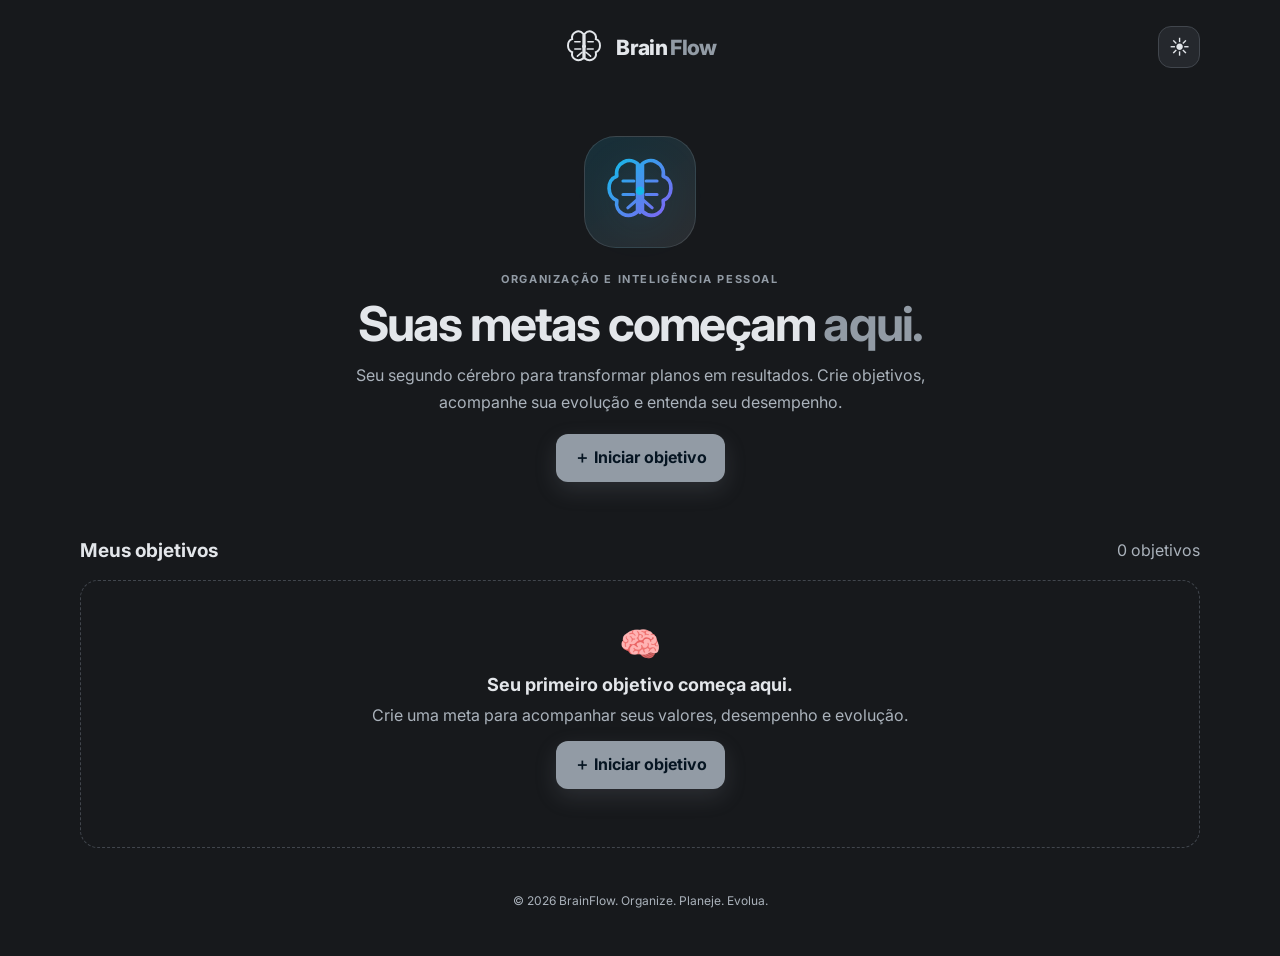
<file: index.html>
<!DOCTYPE html>
<html lang="pt-BR">
 <head>
  <meta charset="utf-8"/>
  <meta content="width=device-width,initial-scale=1" name="viewport"/>
  <meta content="BrainFlow — seu segundo cérebro para organizar objetivos e acompanhar resultados." name="description"/>
  <title>
   BrainFlow | Seu segundo cérebro
  </title>
  <link href="css/app.css" rel="stylesheet"/>
 </head>
 <body>
  <main class="shell home-shell">
   <header class="topbar">
    <a class="brand" href="index.html">
     <svg aria-hidden="true" class="brand-mark" fill="none" viewbox="0 0 64 64">
      <path d="M31 12c-7-8-19-2-17 8-9 3-8 17 0 20-2 10 9 16 17 9V12Z" stroke="currentColor" stroke-width="3">
      </path>
      <path d="M33 12c7-8 19-2 17 8 9 3 8 17 0 20 2 10-9 16-17 9V12Z" stroke="currentColor" stroke-width="3">
      </path>
      <path d="M32 12v38M18 24h8m-8 11h9m19-11h-8m8 11h-9M22 46l7-6m13 6-7-6" stroke="currentColor" stroke-linecap="round" stroke-width="2.5">
      </path>
      <circle cx="32" cy="31" fill="currentColor" r="3">
      </circle>
     </svg>
     <span>
      Brain
      <span>
       Flow
      </span>
     </span>
    </a>
    <div class="top-actions">
     <button aria-label="Alternar tema" class="icon-button" data-theme-toggle="">
     </button>
    </div>
   </header>
   <section class="hero hero-centered">
    <div class="home-illustration">
     <img alt="Símbolo BrainFlow" src="assets/logo/brainflow-mark.svg"/>
    </div>
    <div class="eyebrow">
     Organização e inteligência pessoal
    </div>
    <h1>
     Suas metas começam
     <span style="color:var(--accent)">
      aqui.
     </span>
    </h1>
    <p>
     Seu segundo cérebro para transformar planos em resultados. Crie objetivos, acompanhe sua evolução e entenda seu desempenho.
    </p>
    <a class="button button-primary" href="metas.html">
     ＋ Iniciar objetivo
    </a>
   </section>
   <div class="section-head">
    <h2>
     Meus objetivos
    </h2>
    <span class="muted" id="objective-count">
     0 objetivos
    </span>
   </div>
   <section aria-live="polite" class="grid" id="objectives">
   </section>
   <footer class="footer">
    © 2026 BrainFlow. Organize. Planeje. Evolua.
   </footer>
  </main>
  <script src="js/core.js">
  </script>
  <script src="js/home.js">
  </script>
 </body>
</html>
</file>
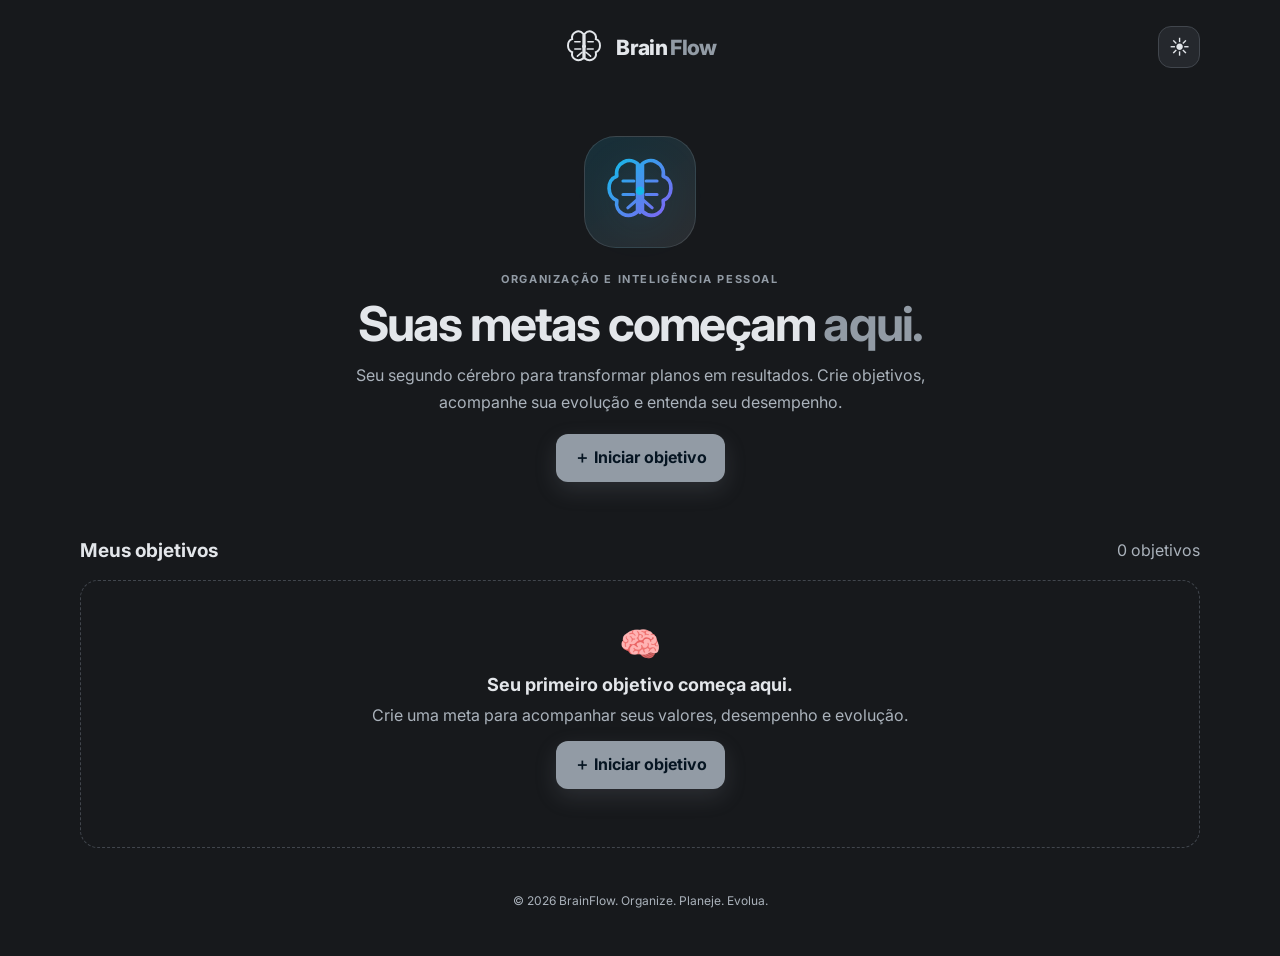
<file: acompanhamento.html>
<!DOCTYPE html>
<html lang="pt-BR">
 <head>
  <meta charset="utf-8"/>
  <meta content="width=device-width,initial-scale=1" name="viewport"/>
  <title>
   BrainFlow | Acompanhamento
  </title>
  <link href="css/app.css" rel="stylesheet"/>
 </head>
 <body>
  <main class="shell">
   <header class="topbar">
    <a class="brand" href="index.html">
     <img alt="" class="brand-mark" src="assets/logo/brainflow-mark.svg"/>
     <span>
      Brain
      <span>
       Flow
      </span>
     </span>
    </a>
    <div class="top-actions">
     <button aria-label="Voltar" class="icon-button back-button" data-back="objetivo.html" data-tooltip="Voltar para o painel do objetivo">
      ←
     </button>
     <button class="icon-button" data-theme-toggle="">
     </button>
    </div>
   </header>
   <div class="eyebrow">
    Acompanhamento
   </div>
   <h1 class="panel-title" id="track-name">
    Seu desempenho
   </h1>
   <p class="muted">
    Acompanhe seu ritmo e mantenha seu objetivo em dia.
   </p>
   <div class="date-strip">
    <div class="date-box">
     <small>
      Início
     </small>
     <strong id="track-start">
      —
     </strong>
    </div>
    <div class="date-box date-today">
     <small>
      Hoje
     </small>
     <strong id="track-today">
      —
     </strong>
     <small id="track-month">
      —
     </small>
    </div>
    <div class="date-box">
     <small>
      Término
     </small>
     <strong id="track-end">
      —
     </strong>
    </div>
   </div>
   <div class="notice hidden" id="period-notice">
   </div>
   <div class="performance neutral" id="performance">
    <h3 id="performance-title">
     Seu ritmo
    </h3>
    <div class="percent" id="performance-percent">
     100%
    </div>
    <p class="muted" id="performance-text">
     Comparação com o planejado até hoje.
    </p>
   </div>
   <div class="stats-grid">
    <div class="stat">
     <small>
      Meta prevista para hoje
     </small>
     <strong id="today-target">
      R$ 0,00
     </strong>
    </div>
    <div class="stat">
     <small>
      Realizado hoje
     </small>
     <strong id="today-total">
      R$ 0,00
     </strong>
    </div>
    <div class="stat">
     <small>
      Saldo restante
     </small>
     <strong id="remaining">
      R$ 0,00
     </strong>
    </div>
    <div class="stat">
     <small>
      Dias ativos restantes
     </small>
     <strong id="days-left">
      0
     </strong>
    </div>
   </div>
   <div class="card">
    <div class="progress-line">
     <span>
      Progresso do objetivo
     </span>
     <strong id="progress-label">
      0%
     </strong>
    </div>
    <div class="progress-track" style="margin:12px 0">
     <span id="progress-fill" style="width:0%">
     </span>
    </div>
    <p class="muted" id="progress-detail">
    </p>
   </div>
   <div class="form-actions">
    <a class="button button-primary" id="register-link">
     Registrar valores
    </a>
    <a class="button button-secondary" id="charts-link">
     Ver gráficos
    </a>
    <a class="button button-secondary" id="edit-link">
     Editar objetivo
    </a>
   </div>
   <footer class="footer">
    Seu desempenho é recalculado a cada registro.
   </footer>
  </main>
  <script src="js/core.js">
  </script>
  <script src="js/acompanhamento.js">
  </script>
 </body>
</html>
</file>
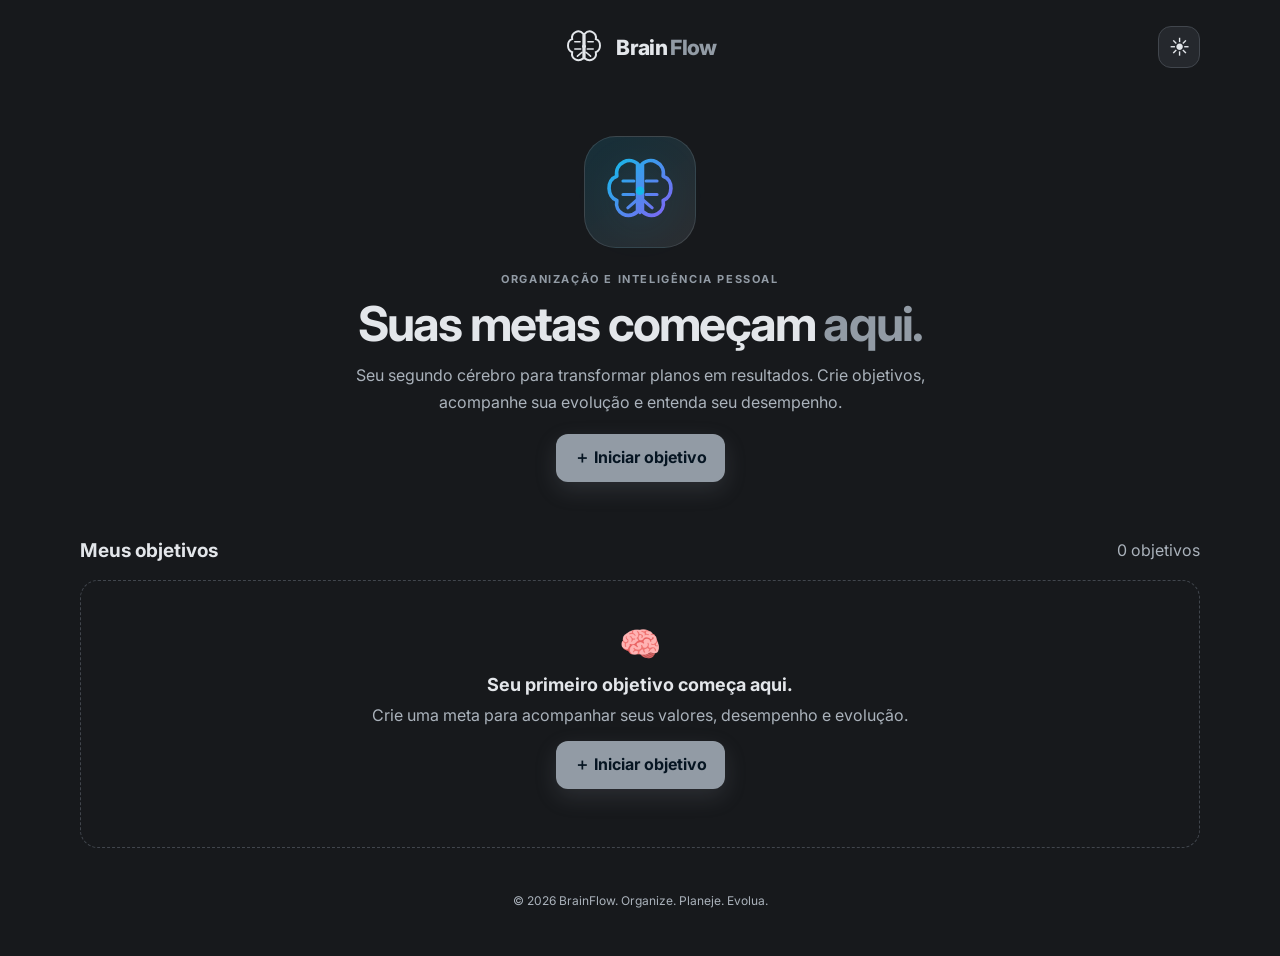
<file: graficos.html>
<!DOCTYPE html>
<html lang="pt-BR">
 <head>
  <meta charset="utf-8"/>
  <meta content="width=device-width,initial-scale=1" name="viewport"/>
  <title>
   BrainFlow | Gráficos
  </title>
  <link href="css/app.css" rel="stylesheet"/>
 </head>
 <body>
  <main class="shell">
   <header class="topbar">
    <a class="brand" href="index.html">
     <img alt="" class="brand-mark" src="assets/logo/brainflow-mark.svg"/>
     <span>
      Brain
      <span>
       Flow
      </span>
     </span>
    </a>
    <div class="top-actions">
     <button aria-label="Voltar" class="icon-button back-button" data-back="objetivo.html" data-tooltip="Voltar para o painel do objetivo">
      ←
     </button>
     <button class="icon-button" data-theme-toggle="">
     </button>
    </div>
   </header>
   <div class="eyebrow">
    Análise de desempenho
   </div>
   <h1 class="panel-title">
    Gráficos
   </h1>
   <p class="muted" id="chart-objective">
    Veja a evolução dos valores registrados.
   </p>
   <div class="stats-grid">
    <div class="stat">
     <small>
      Meta total
     </small>
     <strong id="chart-goal">
      R$ 0,00
     </strong>
    </div>
    <div class="stat">
     <small>
      Acumulado
     </small>
     <strong id="chart-total">
      R$ 0,00
     </strong>
    </div>
    <div class="stat">
     <small>
      Progresso da meta
     </small>
     <strong id="chart-progress">
      0%
     </strong>
    </div>
    <div class="stat">
     <small>
      Saldo restante
     </small>
     <strong id="chart-remaining">
      R$ 0,00
     </strong>
    </div>
   </div>
   <div class="section-head week-heading">
    <div>
     <h2>
      Desempenho semanal
     </h2>
     <span class="muted" id="week-range">
     </span>
    </div>
    <div class="weekly-controls">
     <button aria-label="Semana anterior" class="icon-button" id="week-prev" type="button">
      ‹
     </button>
     <button aria-label="Próxima semana" class="icon-button" id="week-next" type="button">
      ›
     </button>
     <span class="muted" id="week-total">
     </span>
    </div>
   </div>
   <section class="chart-wrap">
    <div class="bars" id="weekly-chart">
    </div>
   </section>
   <div class="section-head">
    <h2>
     Desempenho mensal
    </h2>
    <span class="muted" id="month-total">
    </span>
   </div>
   <section class="chart-wrap">
    <div class="bars" id="monthly-chart">
    </div>
   </section>
   <div class="notice" style="margin-top:18px">
    Os gráficos consideram os registros deste objetivo. Ao editar o valor ou o período, as referências de desempenho são recalculadas automaticamente.
   </div>
   <footer class="footer">
    BrainFlow · Dados atualizados a partir do extrato.
   </footer>
  </main>
  <script src="js/core.js">
  </script>
  <script src="js/graficos.js">
  </script>
 </body>
</html>
</file>
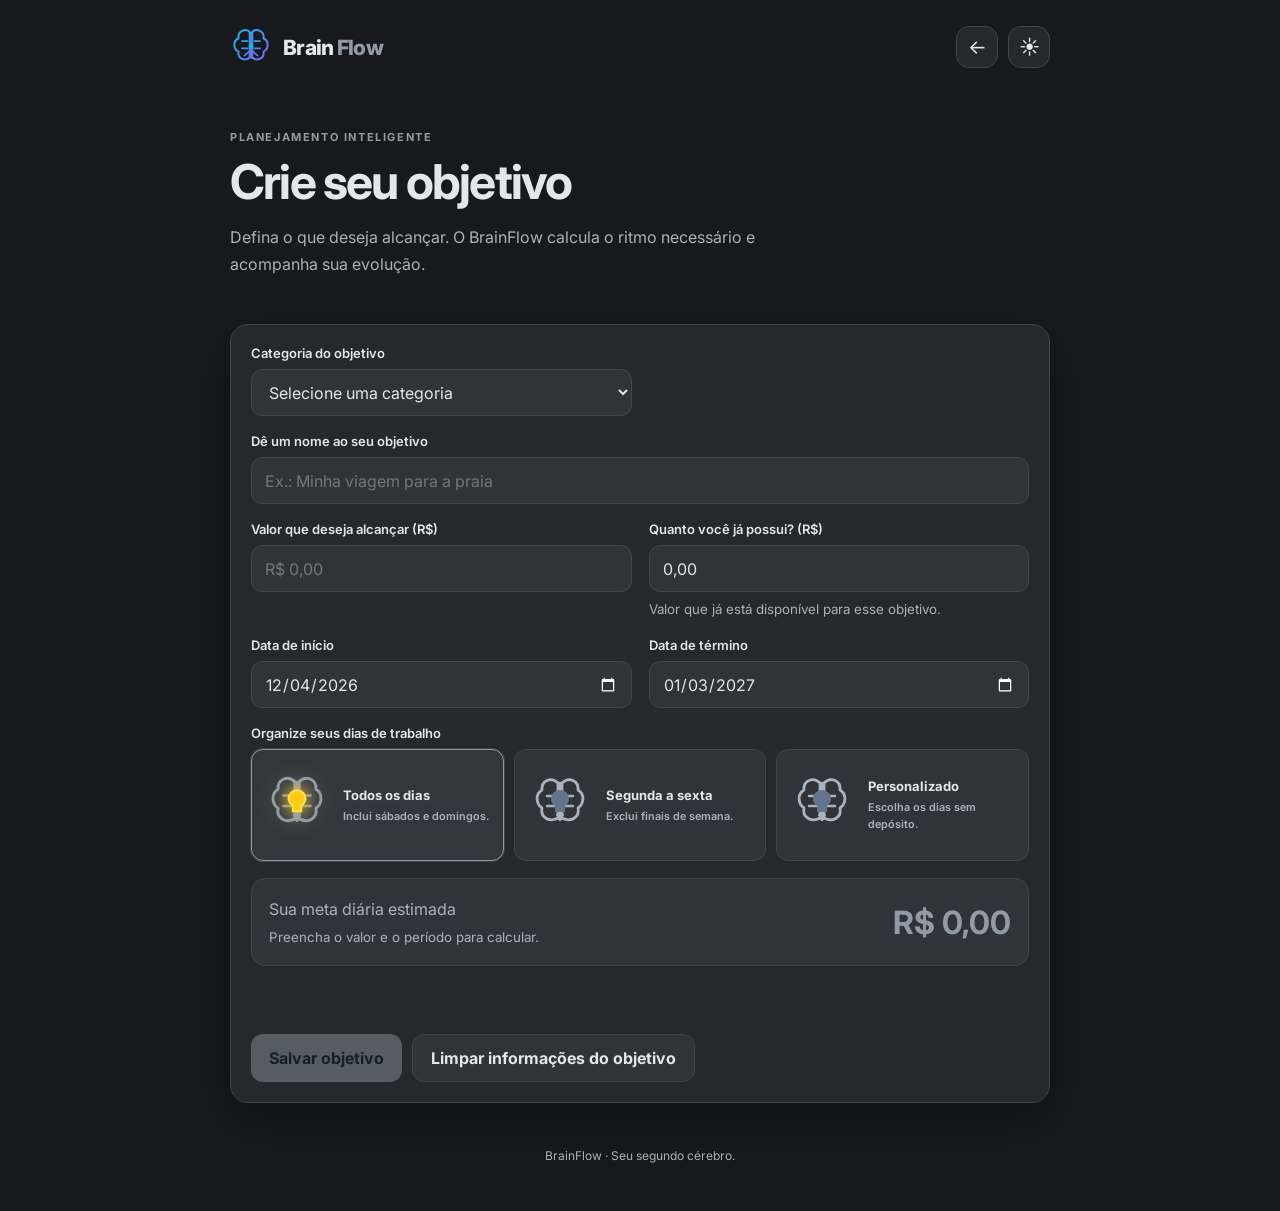
<file: metas.html>
<!DOCTYPE html>
<html lang="pt-BR">
 <head>
  <meta charset="utf-8"/>
  <meta content="width=device-width,initial-scale=1" name="viewport"/>
  <title>
   BrainFlow | Planejar objetivo
  </title>
  <link href="css/app.css" rel="stylesheet"/>
 </head>
 <body>
  <main class="shell form-layout">
   <header class="topbar">
    <a class="brand" href="index.html">
     <img alt="" class="brand-mark" src="assets/logo/brainflow-mark.svg"/>
     <span>
      Brain
      <span>
       Flow
      </span>
     </span>
    </a>
    <div class="top-actions">
     <button aria-label="Voltar" class="icon-button back-button" data-back="index.html" data-tooltip="Voltar para a tela anterior">
      ←
     </button>
     <button class="icon-button" data-theme-toggle="">
     </button>
    </div>
   </header>
   <div class="hero">
    <div class="eyebrow">
     Planejamento inteligente
    </div>
    <h1 id="form-title">
     Crie seu objetivo
    </h1>
    <p>
     Defina o que deseja alcançar. O BrainFlow calcula o ritmo necessário e acompanha sua evolução.
    </p>
   </div>
   <section class="card">
    <form id="objective-form" novalidate="">
     <div class="form-card">
      <div class="field">
       <label for="category">
        Categoria do objetivo
       </label>
       <select id="category" required="">
        <option value="">
         Selecione uma categoria
        </option>
        <option>
         Veículo
        </option>
        <option>
         Casa
        </option>
        <option>
         Viagem
        </option>
        <option>
         Educação
        </option>
        <option>
         Reserva financeira
        </option>
        <option>
         Outros
        </option>
       </select>
      </div>
      <div class="field hidden" id="custom-category-wrap">
       <label for="custom-category">
        Qual é a sua categoria?
       </label>
       <input id="custom-category" maxlength="60" placeholder="Ex.: Casamento, negócio..."/>
      </div>
      <div class="field full">
       <label for="name">
        Dê um nome ao seu objetivo
       </label>
       <input id="name" maxlength="70" placeholder="Ex.: Minha viagem para a praia" required=""/>
      </div>
      <div class="field">
       <label for="goal">
        Valor que deseja alcançar (R$)
       </label>
       <input id="goal" inputmode="decimal" placeholder="R$ 0,00" required=""/>
      </div>
      <div class="field">
       <label for="available">
        Quanto você já possui? (R$)
       </label>
       <input id="available" inputmode="decimal" placeholder="R$ 0,00" value="0,00"/>
       <small>
        Valor que já está disponível para esse objetivo.
       </small>
      </div>
      <div class="field">
       <label for="start">
        Data de início
       </label>
       <input id="start" required="" type="date"/>
      </div>
      <div class="field">
       <label for="end">
        Data de término
       </label>
       <input id="end" required="" type="date"/>
      </div>
      <div class="field full">
       <label>
        Organize seus dias de trabalho
       </label>
       <div class="mode-options">
        <label class="mode-option">
         <input checked="" name="mode" type="radio" value="all"/>
         <svg aria-hidden="true" class="mode-brain" fill="none" viewbox="0 0 64 64">
          <path d="M30 10c-7-7-17-2-16 7-7 4-6 14 0 18-2 9 7 15 16 10V10Zm4 0c7-7 17-2 16 7 7 4 6 14 0 18 2 9-7 15-16 10V10Z" stroke="currentColor" stroke-linejoin="round" stroke-width="2.8">
          </path>
          <path d="M32 10v37M19 23h8m-8 10h8m18-10h-8m8 10h-8" stroke="currentColor" stroke-linecap="round" stroke-width="2.4">
          </path>
          <path class="bulb" d="M32 18c-5 0-8 4-8 8 0 3 2 5 4 7v5h8v-5c2-2 4-4 4-7 0-4-3-8-8-8Z" stroke-width="2">
          </path>
          <path d="M29 42h6m-5 4h4" stroke="currentColor" stroke-linecap="round" stroke-width="2">
          </path>
         </svg>
         <span>
          <strong>
           Todos os dias
          </strong>
          <small>
           Inclui sábados e domingos.
          </small>
         </span>
        </label>
        <label class="mode-option">
         <input name="mode" type="radio" value="weekdays"/>
         <svg aria-hidden="true" class="mode-brain" fill="none" viewbox="0 0 64 64">
          <path d="M30 10c-7-7-17-2-16 7-7 4-6 14 0 18-2 9 7 15 16 10V10Zm4 0c7-7 17-2 16 7 7 4 6 14 0 18 2 9-7 15-16 10V10Z" stroke="currentColor" stroke-linejoin="round" stroke-width="2.8">
          </path>
          <path d="M32 10v37M19 23h8m-8 10h8m18-10h-8m8 10h-8" stroke="currentColor" stroke-linecap="round" stroke-width="2.4">
          </path>
          <path class="bulb" d="M32 18c-5 0-8 4-8 8 0 3 2 5 4 7v5h8v-5c2-2 4-4 4-7 0-4-3-8-8-8Z" stroke-width="2">
          </path>
          <path d="M29 42h6m-5 4h4" stroke="currentColor" stroke-linecap="round" stroke-width="2">
          </path>
         </svg>
         <span>
          <strong>
           Segunda a sexta
          </strong>
          <small>
           Exclui finais de semana.
          </small>
         </span>
        </label>
        <label class="mode-option">
         <input name="mode" type="radio" value="custom"/>
         <svg aria-hidden="true" class="mode-brain" fill="none" viewbox="0 0 64 64">
          <path d="M30 10c-7-7-17-2-16 7-7 4-6 14 0 18-2 9 7 15 16 10V10Zm4 0c7-7 17-2 16 7 7 4 6 14 0 18 2 9-7 15-16 10V10Z" stroke="currentColor" stroke-linejoin="round" stroke-width="2.8">
          </path>
          <path d="M32 10v37M19 23h8m-8 10h8m18-10h-8m8 10h-8" stroke="currentColor" stroke-linecap="round" stroke-width="2.4">
          </path>
          <path class="bulb" d="M32 18c-5 0-8 4-8 8 0 3 2 5 4 7v5h8v-5c2-2 4-4 4-7 0-4-3-8-8-8Z" stroke-width="2">
          </path>
          <path d="M29 42h6m-5 4h4" stroke="currentColor" stroke-linecap="round" stroke-width="2">
          </path>
         </svg>
         <span>
          <strong>
           Personalizado
          </strong>
          <small>
           Escolha os dias sem depósito.
          </small>
         </span>
        </label>
       </div>
      </div>
      <div class="field full hidden" id="custom-days-wrap">
       <label>
        Selecione os dias sem depósito
       </label>
       <small>
        Toque nos dias dentro do período para marcar ou desmarcar folgas.
       </small>
       <div class="calendar-card">
        <div class="calendar-head">
         <button aria-label="Mês anterior" class="icon-button" id="calendar-prev" type="button">
          ‹
         </button>
         <strong id="calendar-month">
          Calendário
         </strong>
         <button aria-label="Próximo mês" class="icon-button" id="calendar-next" type="button">
          ›
         </button>
        </div>
        <div class="calendar-week">
         <span>
          Dom
         </span>
         <span>
          Seg
         </span>
         <span>
          Ter
         </span>
         <span>
          Qua
         </span>
         <span>
          Qui
         </span>
         <span>
          Sex
         </span>
         <span>
          Sáb
         </span>
        </div>
        <div class="calendar-grid" id="calendar-grid">
        </div>
        <small class="muted" id="off-day-count">
         Nenhum dia de folga selecionado.
        </small>
       </div>
      </div>
      <div class="field full">
       <div class="summary-box">
        <div>
         <span class="muted">
          Sua meta diária estimada
         </span>
         <small class="muted" id="daily-detail" style="display:block;margin-top:5px">
          Preencha o valor e o período para calcular.
         </small>
        </div>
        <strong id="daily-preview">
         R$ 0,00
        </strong>
       </div>
      </div>
      <div aria-live="polite" class="field full" id="start-notice">
      </div>
     </div>
     <p class="error" id="form-error" role="alert">
     </p>
     <div class="form-actions">
      <button class="button button-primary" id="save-objective" type="submit">
       Salvar objetivo
      </button>
      <button class="button button-secondary" id="clear-form" type="button">
       Limpar informações do objetivo
      </button>
     </div>
    </form>
   </section>
   <footer class="footer">
    BrainFlow · Seu segundo cérebro.
   </footer>
  </main>
  <script src="js/core.js">
  </script>
  <script src="js/form.js">
  </script>
 </body>
</html>
</file>
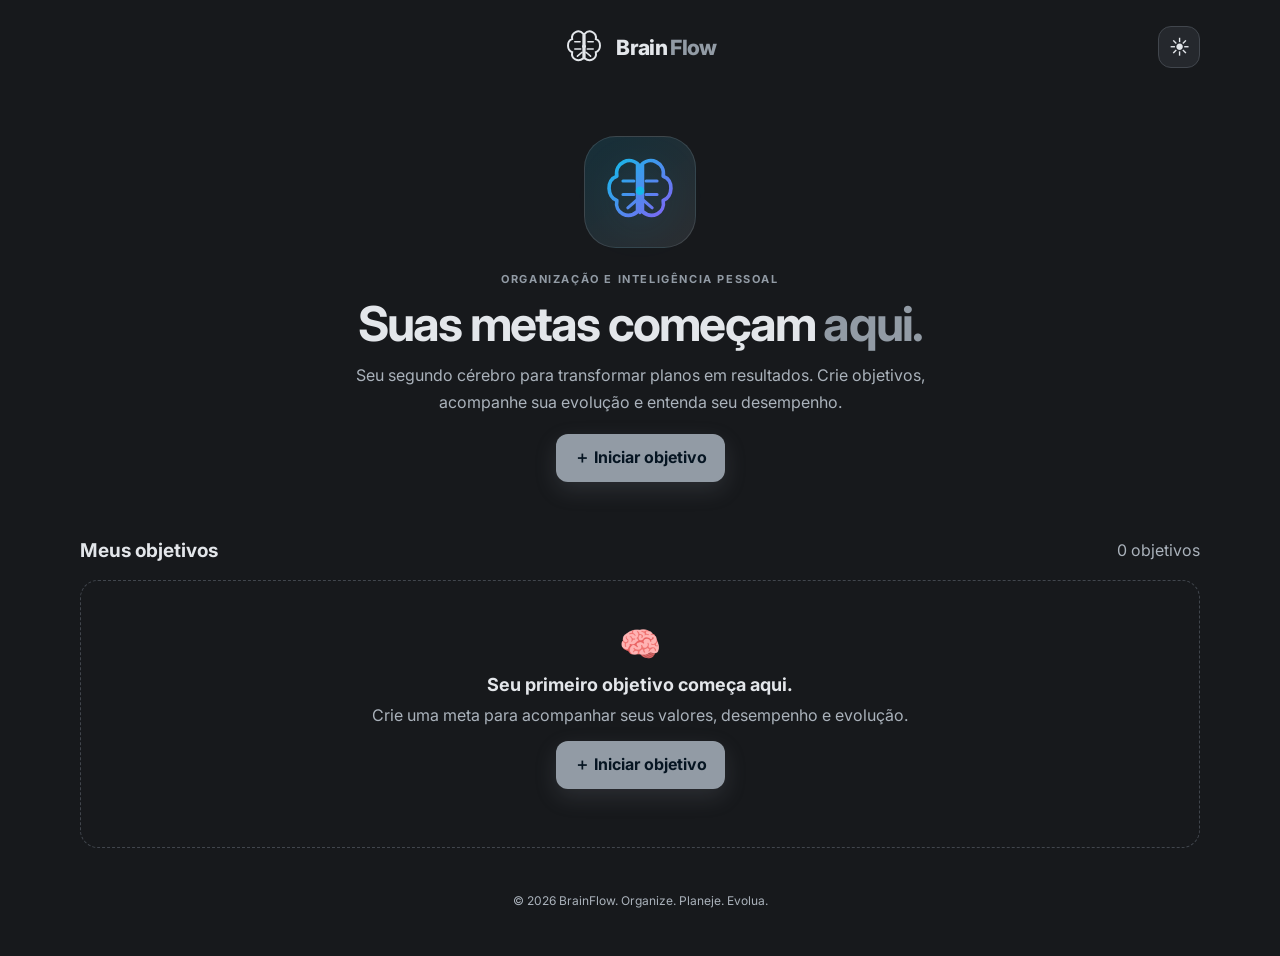
<file: movimentacoes.html>
<!DOCTYPE html>
<html lang="pt-BR">
 <head>
  <meta charset="utf-8"/>
  <meta content="width=device-width,initial-scale=1" name="viewport"/>
  <title>
   BrainFlow | Movimentações
  </title>
  <link href="css/app.css" rel="stylesheet"/>
 </head>
 <body>
  <main class="shell">
   <header class="topbar">
    <a class="brand" href="index.html">
     <img alt="" class="brand-mark" src="assets/logo/brainflow-mark.svg"/>
     <span>
      Brain
      <span>
       Flow
      </span>
     </span>
    </a>
    <div class="top-actions">
     <button aria-label="Voltar" class="icon-button back-button" data-back="objetivo.html" data-tooltip="Voltar para o painel do objetivo">
      ←
     </button>
     <button class="icon-button" data-theme-toggle="">
     </button>
    </div>
   </header>
   <div class="eyebrow">
    Extrato do objetivo
   </div>
   <h1 class="panel-title">
    Movimentações
   </h1>
   <p class="muted" id="movement-objective">
    Todos os valores registrados para este objetivo.
   </p>
   <div class="stats-grid">
    <div class="stat">
     <small>
      Valor inicial
     </small>
     <strong id="initial-value">
      R$ 0,00
     </strong>
    </div>
    <div class="stat">
     <small>
      Total registrado
     </small>
     <strong id="recorded-value">
      R$ 0,00
     </strong>
    </div>
    <div class="stat">
     <small>
      Saldo restante
     </small>
     <strong id="movement-remaining">
      R$ 0,00
     </strong>
    </div>
    <div class="stat">
     <small>
      Quantidade de registros
     </small>
     <strong id="record-count">
      0
     </strong>
    </div>
   </div>
   <div class="section-head">
    <h2>
     Extrato financeiro
    </h2>
    <a class="button button-primary" id="new-record">
     ＋ Registrar valor
    </a>
   </div>
   <section class="list" id="movement-list">
   </section>
   <footer class="footer">
    Os registros anteriores são preservados mesmo quando o objetivo é editado.
   </footer>
  </main>
  <script src="js/core.js">
  </script>
  <script src="js/movimentacoes.js">
  </script>
 </body>
</html>
</file>
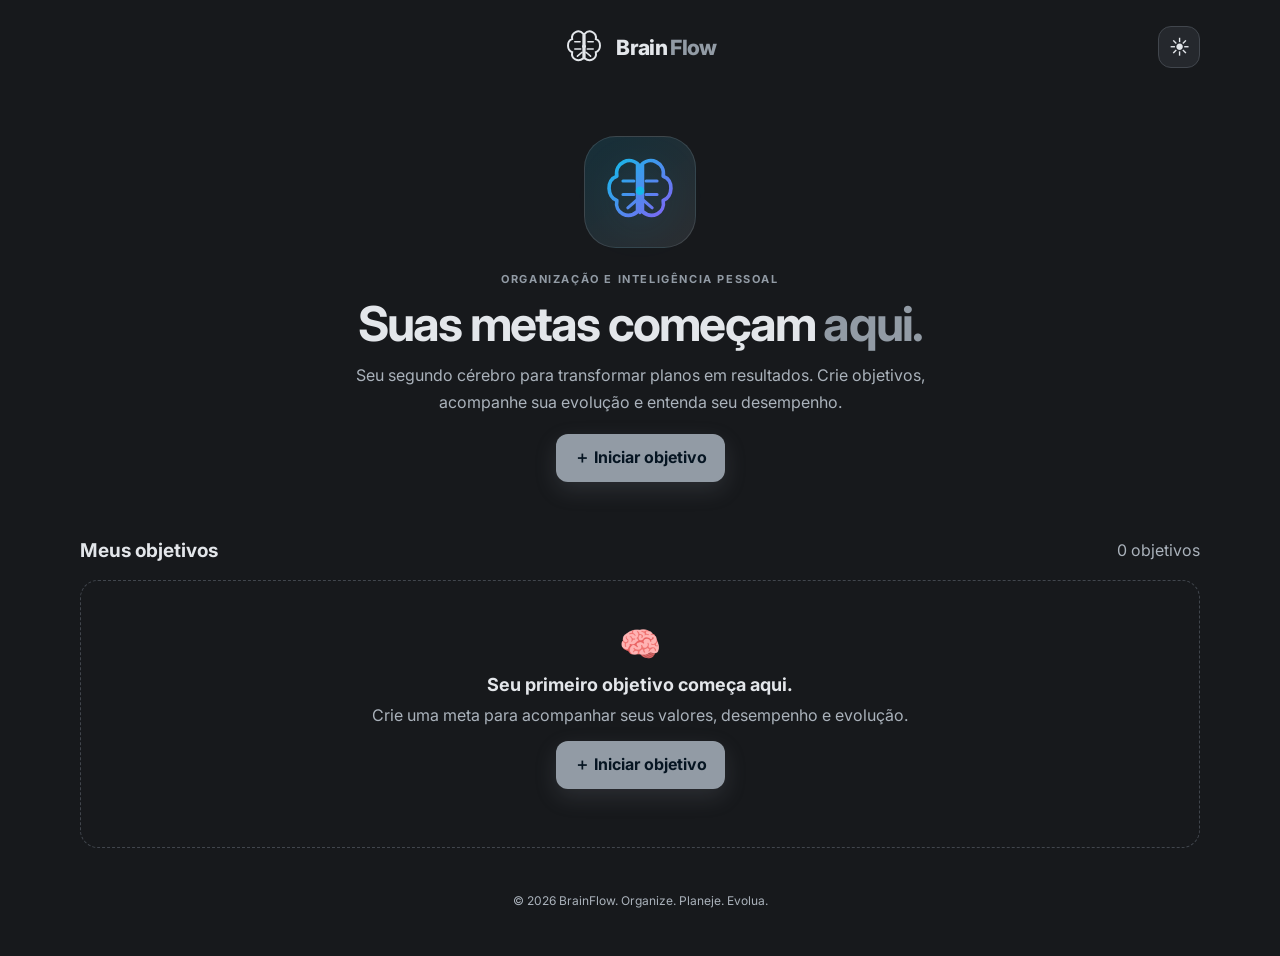
<file: objetivo.html>
<!DOCTYPE html>
<html lang="pt-BR">
 <head>
  <meta charset="utf-8"/>
  <meta content="width=device-width,initial-scale=1" name="viewport"/>
  <title>
   BrainFlow | Painel do objetivo
  </title>
  <link href="css/app.css" rel="stylesheet"/>
 </head>
 <body>
  <main class="shell">
   <header class="topbar">
    <a class="brand" href="index.html">
     <img alt="" class="brand-mark" src="assets/logo/brainflow-mark.svg"/>
     <span>
      Brain
      <span>
       Flow
      </span>
     </span>
    </a>
    <div class="top-actions">
     <button aria-label="Voltar" class="icon-button back-button" data-back="index.html" data-tooltip="Voltar para a tela anterior">
      ←
     </button>
     <button class="icon-button" data-theme-toggle="">
     </button>
    </div>
   </header>
   <div class="eyebrow">
    Painel do objetivo
   </div>
   <h1 class="panel-title" id="objective-name">
    Objetivo
   </h1>
   <p class="muted" id="objective-subtitle">
    Escolha uma área para continuar.
   </p>
   <div class="tile-grid">
    <a class="tile" id="go-track">
     <span class="tile-icon">
      ◎
     </span>
     <strong>
      Acompanhamento
     </strong>
     <small>
      Meta prevista, saldo restante, desempenho e dias disponíveis.
     </small>
    </a>
    <a class="tile" id="go-movements">
     <span class="tile-icon">
      ▤
     </span>
     <strong>
      Movimentações
     </strong>
     <small>
      Consulte o extrato e todos os valores registrados.
     </small>
    </a>
    <a class="tile" id="go-register">
     <span class="tile-icon">
      ＋
     </span>
     <strong>
      Registrar valores
     </strong>
     <small>
      Informe quanto conseguiu fazer e a origem do valor.
     </small>
    </a>
    <a class="tile" id="go-charts">
     <span class="tile-icon">
      ▥
     </span>
     <strong>
      Gráficos
     </strong>
     <small>
      Visualize sua evolução semanal e mensal.
     </small>
    </a>
   </div>
   <div class="form-actions">
    <a class="button button-secondary" id="edit-objective">
     ✎ Editar objetivo
    </a>
    <button class="button button-danger" id="delete-objective">
     Excluir objetivo
    </button>
   </div>
   <footer class="footer">
    Cada objetivo mantém seus próprios registros e resultados.
   </footer>
  </main>
  <div aria-labelledby="delete-title" aria-modal="true" class="modal-backdrop hidden" id="delete-modal" role="dialog">
   <section class="modal modal-centered">
    <div class="eyebrow">
     Excluir objetivo
    </div>
    <h2 id="delete-title">
     Deseja excluir este objetivo?
    </h2>
    <p id="delete-message">
     Todos os registros vinculados também serão excluídos. Essa ação não poderá ser desfeita.
    </p>
    <div class="modal-actions">
     <button class="button button-danger" id="confirm-delete">
      Excluir objetivo
     </button>
     <button class="button button-secondary" id="cancel-delete">
      Cancelar
     </button>
    </div>
   </section>
  </div>
  <script src="js/core.js">
  </script>
  <script src="js/panel.js">
  </script>
 </body>
</html>
</file>
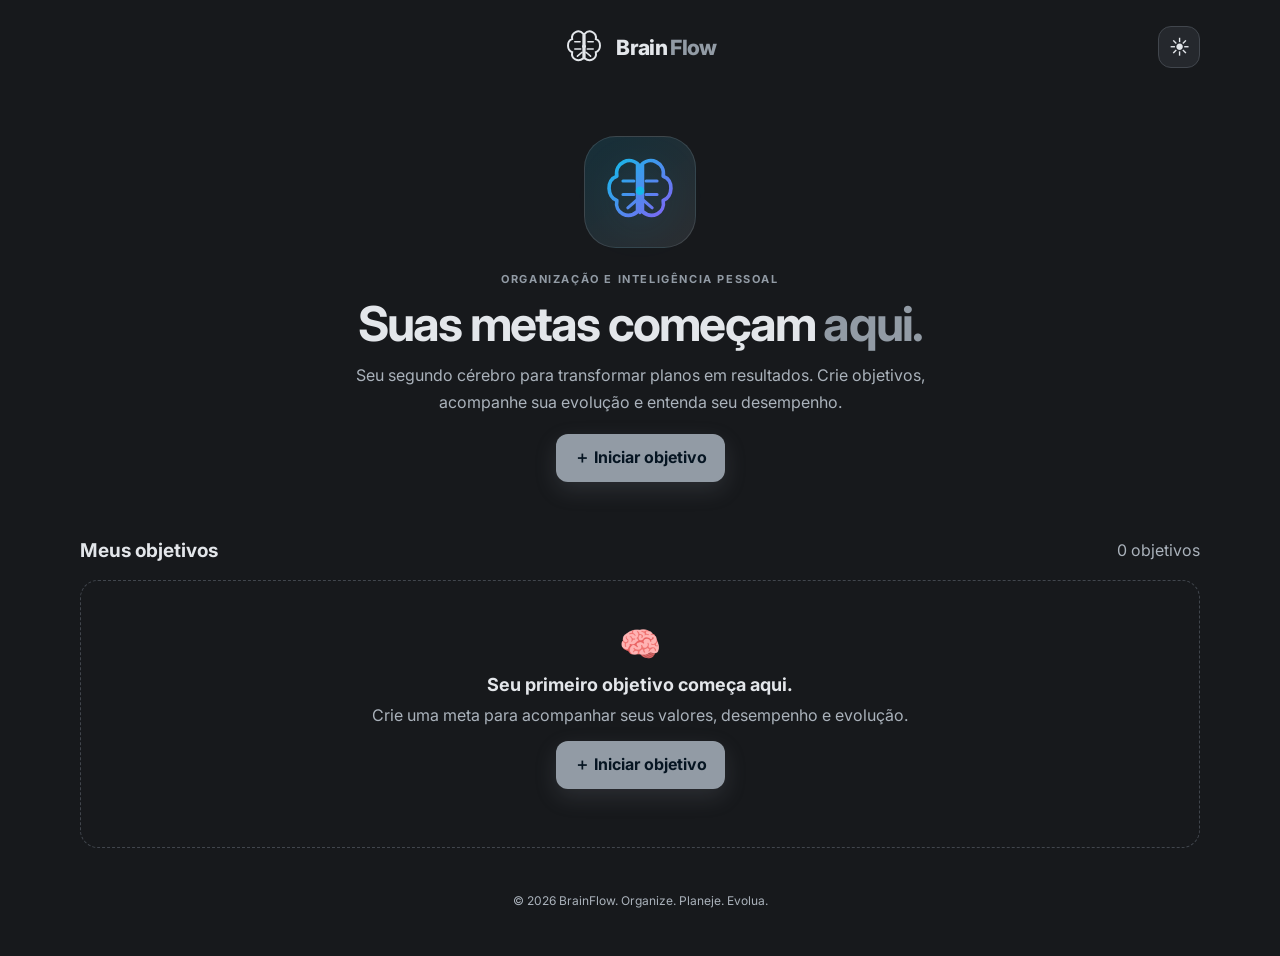
<file: registrar.html>
<!DOCTYPE html>
<html lang="pt-BR">
 <head>
  <meta charset="utf-8"/>
  <meta content="width=device-width,initial-scale=1" name="viewport"/>
  <title>
   BrainFlow | Registrar valores
  </title>
  <link href="css/app.css" rel="stylesheet"/>
 </head>
 <body>
  <main class="shell form-layout">
   <header class="topbar">
    <a class="brand" href="index.html">
     <img alt="" class="brand-mark" src="assets/logo/brainflow-mark.svg"/>
     <span>
      Brain
      <span>
       Flow
      </span>
     </span>
    </a>
    <div class="top-actions">
     <button aria-label="Voltar" class="icon-button back-button" data-back="objetivo.html" data-tooltip="Voltar para o painel do objetivo">
      ←
     </button>
     <button class="icon-button" data-theme-toggle="">
     </button>
    </div>
   </header>
   <div class="eyebrow">
    Registro financeiro
   </div>
   <h1 class="panel-title">
    Registrar valores
   </h1>
   <p class="muted" id="register-objective">
    Registre o valor que conseguiu fazer para seu objetivo.
   </p>
   <section class="card">
    <form id="record-form">
     <div class="field">
      <label for="amount">
       Quanto você quer guardar hoje? (R$)
      </label>
      <input id="amount" inputmode="decimal" placeholder="R$ 0,00" required=""/>
     </div>
     <div class="field" style="margin-top:16px">
      <label for="source">
       De onde veio esse valor?
      </label>
      <input id="source" maxlength="80" placeholder="Ex.: Trabalho, PIX, reserva financeira, sobrou uma grana..." required=""/>
      <small>
       Escreva a origem para identificar esse lançamento no extrato.
      </small>
     </div>
     <div class="field" style="margin-top:16px">
      <label for="record-date">
       Data do registro
      </label>
      <input id="record-date" required="" type="date"/>
     </div>
     <div class="field" style="margin-top:16px">
      <label for="note">
       Observação (opcional)
      </label>
      <input id="note" maxlength="150" placeholder="Ex.: ganhos do período da manhã"/>
     </div>
     <p class="error" id="record-error">
     </p>
     <div class="form-actions">
      <button class="button button-primary" type="submit">
       Salvar registro
      </button>
      <a class="button button-secondary" id="cancel-record">
       Cancelar
      </a>
     </div>
    </form>
   </section>
   <footer class="footer">
    Os registros serão vinculados somente a este objetivo.
   </footer>
  </main>
  <div aria-labelledby="confirm-title" aria-modal="true" class="modal-backdrop hidden" id="confirm-modal" role="dialog">
   <section class="modal modal-centered">
    <div class="eyebrow">
     Conferir registro
    </div>
    <h2 id="confirm-title">
     Esse valor está correto?
    </h2>
    <p>
     Confira as informações antes de salvar no seu objetivo.
    </p>
    <div class="confirm-summary">
     <strong id="confirm-amount">
      R$ 0,00
     </strong>
     <span id="confirm-source">
     </span>
     <small id="confirm-date">
     </small>
    </div>
    <div class="modal-actions">
     <button class="button button-primary" id="confirm-save">
      Sim, salvar registro
     </button>
     <button class="button button-secondary" id="confirm-cancel">
      Voltar e corrigir
     </button>
    </div>
   </section>
  </div>
  <div class="modal-backdrop hidden" id="success-modal">
   <section class="modal">
    <div class="eyebrow">
     Registro salvo
    </div>
    <h2>
     Valor registrado com sucesso!
    </h2>
    <p>
     Seu acompanhamento e seus gráficos já foram atualizados. Quer conferir como ficou seu desempenho?
    </p>
    <div class="modal-actions">
     <a class="button button-primary" id="modal-chart">
      Ver gráficos
     </a>
     <a class="button button-secondary" id="modal-track">
      Ver acompanhamento
     </a>
     <a class="button button-secondary" id="modal-panel">
      Voltar ao painel
     </a>
    </div>
   </section>
  </div>
  <script src="js/core.js">
  </script>
  <script src="js/registrar.js">
  </script>
 </body>
</html>
</file>
<file: css/app.css>
@import url('https://fonts.googleapis.com/css2?family=Inter:wght@400;500;600;700;800&display=swap');
:root {
  color-scheme:dark;
  --bg:#17191C;
  --surface:#25282D;
  --surface-2:#30343A;
  --border:#41464D;
  --text:#E3E6EA;
  --muted:#AAB2BB;
  --accent:#929BA5;
  --accent-2:#C4CBD2;
  --good:#78A58A;
  --bad:#D17B7B;
  --shadow:0 18px 50px rgba(0,0,0,.30)
}
:root[data-theme="light"] {
  color-scheme:light;
  --bg:#F1F3F5;
  --surface:#FFFFFF;
  --surface-2:#E7EAEE;
  --border:#D3D8DE;
  --text:#252A30;
  --muted:#68727D;
  --accent:#59636E;
  --accent-2:#929BA5;
  --good:#477D5D;
  --bad:#B65353;
  --shadow:0 18px 50px rgba(37,42,48,.08)
}
* {
  box-sizing:border-box
}
body {
  margin:0;
  min-height:100vh;
  background:var(--bg);
  color:var(--text);
  font-family:Inter, Arial, sans-serif;
  transition:background .25s, color .25s
}
a {
  color:inherit;
  text-decoration:none
}
button, input, select {
  font:inherit
}
button {
  cursor:pointer
}
.shell {
  width:min(1120px,calc(100% - 36px));
  margin:auto;
  padding:26px 0 48px
}
.topbar {
  display:flex;
  align-items:center;
  justify-content:space-between;
  gap:16px;
  margin-bottom:34px
}
.brand {
  display:flex;
  align-items:center;
  gap:11px;
  font-weight:800;
  font-size:21px;
  letter-spacing:-.7px
}
.brand-mark {
  width:42px;
  height:42px;
  display:block;
  object-fit:contain
}
.brand span span {
  color:var(--accent)
}
.top-actions {
  display:flex;
  align-items:center;
  gap:10px
}
.icon-button {
  width:42px;
  height:42px;
  border:1px solid var(--border);
  border-radius:13px;
  background:var(--surface);
  color:var(--text);
  display:grid;
  place-items:center;
  font-size:20px;
  transition:.2s;
  position:relative
}
.icon-button:hover {
  border-color:var(--accent);
  transform:translateY(-2px);
  color:var(--accent)
}
.back-button:after {
  content:attr(data-tooltip);
  position:absolute;
  right:0;
  top:calc(100% + 9px);
  background:var(--surface-2);
  border:1px solid var(--border);
  color:var(--text);
  font-size:11px;
  white-space:nowrap;
  padding:7px 10px;
  border-radius:8px;
  opacity:0;
  pointer-events:none;
  transform:translateY(-4px);
  transition:.2s;
  z-index:5
}
.back-button:hover:after, .back-button:focus-visible:after {
  opacity:1;
  transform:translateY(0)
}
.eyebrow {
  color:var(--accent);
  font-weight:700;
  text-transform:uppercase;
  letter-spacing:1.6px;
  font-size:11px
}
.hero {
  padding:28px 0 30px;
  max-width:720px
}
.hero h1 {
  font-size:clamp(30px,5vw,48px);
  line-height:1.08;
  letter-spacing:-1.8px;
  margin:12px 0
}
.hero p, .muted {
  color:var(--muted);
  line-height:1.7
}
.hero p {
  max-width:600px
}
.button {
  border:0;
  border-radius:12px;
  padding:13px 18px;
  font-weight:700;
  display:inline-flex;
  align-items:center;
  justify-content:center;
  gap:9px;
  transition:.2s
}
.button:hover {
  transform:translateY(-2px)
}
.button-primary {
  background:var(--accent);
  color:#061522;
  box-shadow:0 8px 22px rgba(146,155,165,.17)
}
.button-secondary {
  background:var(--surface-2);
  border:1px solid var(--border);
  color:var(--text)
}
.button-danger {
  background:rgba(239,68,68,.12);
  color:var(--bad);
  border:1px solid rgba(239,68,68,.25)
}
.section-head {
  display:flex;
  align-items:center;
  justify-content:space-between;
  gap:14px;
  margin:25px 0 16px
}
.section-head h2 {
  font-size:19px;
  margin:0
}
.grid {
  display:grid;
  grid-template-columns:repeat( auto-fit,minmax(230px,1fr));
  gap:15px
}
.card {
  background:var(--surface);
  border:1px solid var(--border);
  border-radius:18px;
  padding:20px;
  box-shadow:var(--shadow)
}
.objective-card {
  display:flex;
  flex-direction:column;
  gap:14px;
  min-height:190px;
  transition:.2s
}
.objective-card:hover {
  transform:translateY(-3px);
  border-color:var(--accent)
}
.objective-card-top {
  display:flex;
  align-items:center;
  justify-content:space-between
}
.objective-icon {
  width:42px;
  height:42px;
  border-radius:13px;
  background:rgba(146,155,165,.12);
  display:grid;
  place-items:center;
  color:var(--accent);
  font-size:21px
}
.objective-card h3 {
  margin:0;
  font-size:18px
}
.objective-card p {
  margin:5px 0 0;
  color:var(--muted);
  font-size:13px
}
.progress-track {
  height:8px;
  border-radius:99px;
  background:var(--surface-2);
  overflow:hidden
}
.progress-track span {
  display:block;
  height:100%;
  background:linear-gradient(90deg,var(--accent),var(--accent-2));
  border-radius:99px
}
.progress-line {
  display:flex;
  justify-content:space-between;
  color:var(--muted);
  font-size:12px
}
.empty-state {
  text-align:center;
  padding:42px 18px;
  border:1px dashed var(--border);
  border-radius:18px;
  color:var(--muted)
}
.empty-state strong {
  display:block;
  color:var(--text);
  font-size:18px;
  margin:10px 0
}
.form-layout {
  max-width:820px
}
.form-card {
  display:grid;
  grid-template-columns:1fr 1fr;
  gap:17px
}
.field {
  display:flex;
  flex-direction:column;
  gap:8px
}
.field.full {
  grid-column:1/-1
}
.field label {
  font-size:13px;
  font-weight:600
}
.field input, .field select {
  width:100%;
  min-height:47px;
  border:1px solid var(--border);
  border-radius:11px;
  padding:0 13px;
  background:var(--surface-2);
  color:var(--text);
  outline:none
}
.field input:focus, .field select:focus {
  border-color:var(--accent);
  box-shadow:0 0 0 3px rgba(146,155,165,.10)
}
.field small {
  color:var(--muted);
  line-height:1.5
}
.mode-options {
  display:grid;
  grid-template-columns:repeat(3,1fr);
  gap:10px
}
.mode-option {
  border:1px solid var(--border);
  border-radius:12px;
  padding:13px;
  background:var(--surface-2);
  display:flex;
  gap:8px;
  align-items:flex-start;
  font-size:13px
}
.mode-option input {
  accent-color:var(--accent);
  margin-top:2px
}
.mode-option strong {
  display:block;
  margin-bottom:4px
}
.mode-option small {
  color:var(--muted);
  line-height:1.4
}
.summary-box {
  border:1px solid var(--border);
  background:var(--surface-2);
  border-radius:14px;
  padding:17px;
  display:flex;
  align-items:center;
  justify-content:space-between;
  gap:16px
}
.summary-box strong {
  font-size:clamp(23px,4vw,32px);
  color:var(--accent)
}
.form-actions {
  display:flex;
  gap:10px;
  flex-wrap:wrap;
  margin-top:20px
}
.notice {
  padding:14px 16px;
  border-radius:12px;
  background:rgba(146,155,165,.09);
  border:1px solid rgba(146,155,165,.22);
  color:var(--text);
  line-height:1.5
}
.notice.good {
  background:rgba(34,197,94,.09);
  border-color:rgba(34,197,94,.24)
}
.notice.bad {
  background:rgba(239,68,68,.09);
  border-color:rgba(239,68,68,.24)
}
.panel-title {
  margin:10px 0 4px;
  font-size:clamp(26px,4vw,36px)
}
.tile-grid {
  display:grid;
  grid-template-columns:repeat(2,minmax(0,1fr));
  gap:15px;
  margin-top:24px
}
.tile {
  min-height:180px;
  text-align:left;
  display:flex;
  flex-direction:column;
  justify-content:space-between;
  padding:22px;
  border-radius:18px;
  border:1px solid var(--border);
  background:var(--surface);
  color:var(--text);
  transition:.22s
}
.tile:hover {
  transform:translateY(-4px);
  border-color:var(--accent);
  box-shadow:var(--shadow)
}
.tile-icon {
  font-size:28px;
  color:var(--accent)
}
.tile strong {
  font-size:18px
}
.tile small {
  color:var(--muted);
  line-height:1.5
}
.stats-grid {
  display:grid;
  grid-template-columns:repeat(4,1fr);
  gap:12px;
  margin:22px 0
}
.stat {
  background:var(--surface);
  border:1px solid var(--border);
  border-radius:15px;
  padding:16px
}
.stat small {
  display:block;
  color:var(--muted);
  font-size:12px;
  margin-bottom:9px
}
.stat strong {
  font-size:clamp(17px,2.5vw,24px)
}
.date-strip {
  display:grid;
  grid-template-columns:1fr 1.4fr 1fr;
  gap:10px;
  align-items:center;
  margin:20px 0
}
.date-box {
  text-align:center;
  padding:12px;
  background:var(--surface-2);
  border-radius:12px
}
.date-box small {
  display:block;
  color:var(--muted);
  font-size:11px
}
.date-box strong {
  display:block;
  margin-top:5px
}
.date-today strong {
  font-size:clamp(25px,5vw,38px);
  color:var(--accent)
}
.performance {
  padding:20px;
  border-radius:16px;
  border:1px solid var(--border);
  background:var(--surface);
  margin:18px 0
}
.performance h3 {
  margin:0 0 8px
}
.performance .percent {
  font-size:34px;
  font-weight:800;
  margin:5px 0
}
.performance.good {
  border-color:rgba(34,197,94,.35)
}
.performance.good .percent {
  color:var(--good)
}
.performance.bad {
  border-color:rgba(239,68,68,.35)
}
.performance.bad .percent {
  color:var(--bad)
}
.performance.neutral .percent {
  color:var(--accent)
}
.list {
  display:flex;
  flex-direction:column;
  gap:10px
}
.list-row {
  display:flex;
  justify-content:space-between;
  align-items:center;
  gap:12px;
  padding:14px;
  border:1px solid var(--border);
  border-radius:12px;
  background:var(--surface)
}
.list-row small {
  display:block;
  color:var(--muted);
  margin-top:4px
}
.amount-positive {
  color:var(--good);
  font-weight:700
}
.chart-wrap {
  padding:16px;
  border-radius:16px;
  background:var(--surface);
  border:1px solid var(--border);
  margin-top:16px
}
.bars {
  height:230px;
  display:flex;
  align-items:end;
  gap:clamp(6px,2vw,16px);
  padding:20px 4px 28px;
  border-bottom:1px solid var(--border)
}
.bar-col {
  height:100%;
  flex:1;
  display:flex;
  align-items:end;
  justify-content:center;
  position:relative
}
.bar {
  width:min(34px,70%);
  min-height:2px;
  background:linear-gradient(180deg,var(--accent),var(--accent-2));
  border-radius:7px 7px 2px 2px;
  position:relative
}
.bar span {
  position:absolute;
  bottom:-24px;
  left:50%;
  transform:translateX(-50%);
  font-size:10px;
  color:var(--muted);
  white-space:nowrap
}
.bar em {
  position:absolute;
  top:-20px;
  left:50%;
  transform:translateX(-50%);
  font-style:normal;
  font-size:10px;
  color:var(--muted);
  white-space:nowrap
}
.modal-backdrop {
  position:fixed;
  inset:0;
  background:rgba(0,0,0,.62);
  display:grid;
  place-items:center;
  padding:18px;
  z-index:20
}
.modal {
  width:min(480px,100%);
  background:var(--surface);
  border:1px solid var(--border);
  border-radius:20px;
  padding:24px;
  box-shadow:var(--shadow)
}
.modal h2 {
  margin:0 0 8px
}
.modal p {
  color:var(--muted);
  line-height:1.6
}
.modal-actions {
  display:flex;
  gap:10px;
  flex-wrap:wrap;
  margin-top:18px
}
.hidden {
  display:none!important
}
.footer {
  margin-top:45px;
  text-align:center;
  color:var(--muted);
  font-size:12px
}
.error {
  color:var(--bad);
  font-size:13px;
  min-height:18px
}
.success {
  color:var(--good)
}
@media(max-width:700px) {
  .shell {
    width:min(100% - 24px,1120px);
    padding-top:17px
  }
  .topbar {
    margin-bottom:20px
  }
  .brand {
    font-size:18px
  }
  .brand-mark {
    width:36px;
    height:36px
  }
  .form-card {
    grid-template-columns:1fr
  }
  .field.full {
    grid-column:auto
  }
  .mode-options {
    grid-template-columns:1fr
  }
  .stats-grid {
    grid-template-columns:repeat(2,1fr)
  }
  .tile-grid {
    gap:10px
  }
  .tile {
    min-height:155px;
    padding:16px
  }
  .date-strip {
    grid-template-columns:1fr 1.2fr 1fr
  }
  .date-box {
    padding:9px 5px
  }
  .summary-box {
    align-items:flex-start;
    flex-direction:column
  }
  .form-actions .button {
    flex:1
  }
  .list-row {
    align-items:flex-start
  }
}
.calendar-card {
  background:var(--surface-2);
  border:1px solid var(--border);
  border-radius:14px;
  padding:14px
}
.calendar-head {
  display:flex;
  align-items:center;
  justify-content:space-between;
  margin-bottom:14px
}
.calendar-head .icon-button {
  width:34px;
  height:34px
}
.calendar-week, .calendar-grid {
  display:grid;
  grid-template-columns:repeat(7,minmax(0,1fr));
  gap:6px;
  text-align:center
}
.calendar-week {
  color:var(--muted);
  font-size:11px;
  margin-bottom:8px
}
.calendar-grid button, .calendar-grid span {
  min-height:36px;
  border:1px solid transparent;
  border-radius:9px;
  background:transparent;
  color:var(--text);
  display:grid;
  place-items:center;
  font-size:12px
}
.calendar-grid button:hover {
  border-color:var(--accent)
}
.calendar-grid button.in-range {
  background:rgba(146,155,165,.10)
}
.calendar-grid button.off {
  background:rgba(239,68,68,.16);
  border-color:rgba(239,68,68,.38);
  color:var(--bad);
  text-decoration:line-through
}
.calendar-grid button:disabled {
  opacity:.28;
  cursor:not-allowed
}
.calendar-grid button.today {
  box-shadow:inset 0 0 0 1px var(--accent)
}
.button:disabled {
  opacity:.45;
  cursor:not-allowed;
  transform:none;
  box-shadow:none
}
.home-illustration {
  width:112px;
  height:112px;
  border-radius:32px;
  display:grid;
  place-items:center;
  background:linear-gradient(145deg,rgba(22,184,232,.14),rgba(196,203,210,.12));
  border:1px solid rgba(146,155,165,.22);
  margin:0 0 24px
}
.home-illustration img {
  width:78px;
  height:78px;
  filter:drop-shadow(0 8px 18px rgba(22,184,232,.15))
}
.bar-col {
  flex-direction:column;
  justify-content:flex-end;
  gap:6px
}
.below {
  color:var(--bad)
}
/* BrainFlow refinements — centralização, modais e interação */ .hero-centered {
  max-width:820px;
  margin:0 auto;
  text-align:center;
  display:flex;
  flex-direction:column;
  align-items:center;
  padding-top:34px
}
.hero-centered p {
  max-width:650px;
  margin:0 auto 18px
}
.hero-centered .home-illustration {
  margin:0 auto 24px
}
.hero-centered .eyebrow {
  text-align:center
}
.panel-title, #objective-subtitle, .panel-title+.muted {
  text-align:center
}
.panel-title {
  margin-top:16px
}
.tile-grid {
  margin-top:28px
}
.form-actions:has(#edit-objective) {
  justify-content:center
}
.modal-centered {
  text-align:center
}
.modal-centered .modal-actions {
  justify-content:center;
  align-items:center
}
.modal-actions .button {
  min-width:145px
}
.modal-backdrop {
  backdrop-filter:blur(7px)
}
.modal {
  background:linear-gradient(145deg,var(--surface),var(--surface-2));
  border-color:rgba(146,155,165,.30)
}
.confirm-summary {
  display:grid;
  gap:5px;
  padding:16px;
  margin:16px 0;
  border:1px solid var(--border);
  border-radius:14px;
  background:var(--surface-2)
}
.confirm-summary strong {
  font-size:28px;
  color:var(--accent)
}
.confirm-summary span {
  font-weight:600
}
.confirm-summary small {
  color:var(--muted)
}
.mode-options {
  align-items:stretch
}
.mode-option {
  position:relative;
  min-height:112px;
  align-items:center;
  gap:14px;
  cursor:pointer;
  transition:border-color .2s, transform .2s, background .2s
}
.mode-option:hover {
  transform:translateY(-2px);
  border-color:var(--accent)
}
.mode-option input {
  position:absolute;
  opacity:0;
  inset:0;
  width:100%;
  height:100%;
  margin:0;
  cursor:pointer
}
.mode-option:has(input:checked) {
  border-color:var(--accent);
  background:rgba(146,155,165,.12);
  box-shadow:0 0 0 1px rgba(146,155,165,.22)
}
.mode-brain {
  width:64px;
  height:64px;
  flex:0 0 64px;
  color:var(--muted);
  transition:color .25s, filter .25s, transform .25s
}
.mode-brain .bulb {
  fill:#64748b;
  stroke:#64748b;
  transition:fill .25s, stroke .25s, filter .25s
}
.mode-option:has(input:checked) .mode-brain {
  color:var(--accent);
  filter:drop-shadow(0 0 8px rgba(146,155,165,.38));
  transform:scale(1.05)
}
.mode-option:has(input:checked) .mode-brain .bulb {
  fill:#facc15;
  stroke:#fde047;
  filter:drop-shadow(0 0 7px #facc15)
}
.mode-option span {
  pointer-events:none
}
.mode-option:focus-within {
  outline:2px solid var(--accent);
  outline-offset:3px
}
.modal-actions {
  width:100%;
  display:flex;
  justify-content:center;
  align-items:center;
  gap:12px;
  flex-wrap:wrap
}
.modal-actions .button {
  flex:0 1 auto
}
.weekly-controls {
  display:flex;
  align-items:center;
  gap:8px
}
.weekly-controls .icon-button {
  width:34px;
  height:34px
}
.week-heading {
  display:flex;
  align-items:center;
  justify-content:space-between;
  gap:12px
}
.bar-day {
  display:flex;
  flex-direction:column;
  align-items:center;
  gap:2px
}
.bar-day strong {
  font-size:10px;
  color:var(--muted);
  font-weight:600
}
.bar-day small {
  font-size:10px;
  color:var(--text)
}
.bar-col {
  gap:7px
}
.bar-col .bar span {
  bottom:-36px
}
.bars {
  padding-bottom:42px
}
@media(max-width:700px) {
  .hero-centered {
    padding:20px 0 26px
  }
  .modal {
    padding:21px 17px
  }
  .modal-actions {
    flex-direction:column
  }
  .modal-actions .button {
    width:100%;
    max-width:320px
  }
  .mode-option {
    min-height:96px
  }
  .mode-brain {
    width:56px;
    height:56px;
    flex-basis:56px
  }
  .week-heading {
    align-items:flex-start
  }
  .weekly-controls {
    flex-shrink:0
  }
}
.shell:has(#objective-name)>.eyebrow {
  text-align:center
}
.modal-centered h2, .modal-centered p {
  text-align:center
}
.modal-actions .button {
  white-space:normal
}
.home-shell>.topbar {
  position:relative;
  justify-content:center
}
.home-shell>.topbar>.brand {
  justify-content:center
}
.home-shell>.topbar>.top-actions {
  position:absolute;
  right:0;
  top:0
}
</file>
